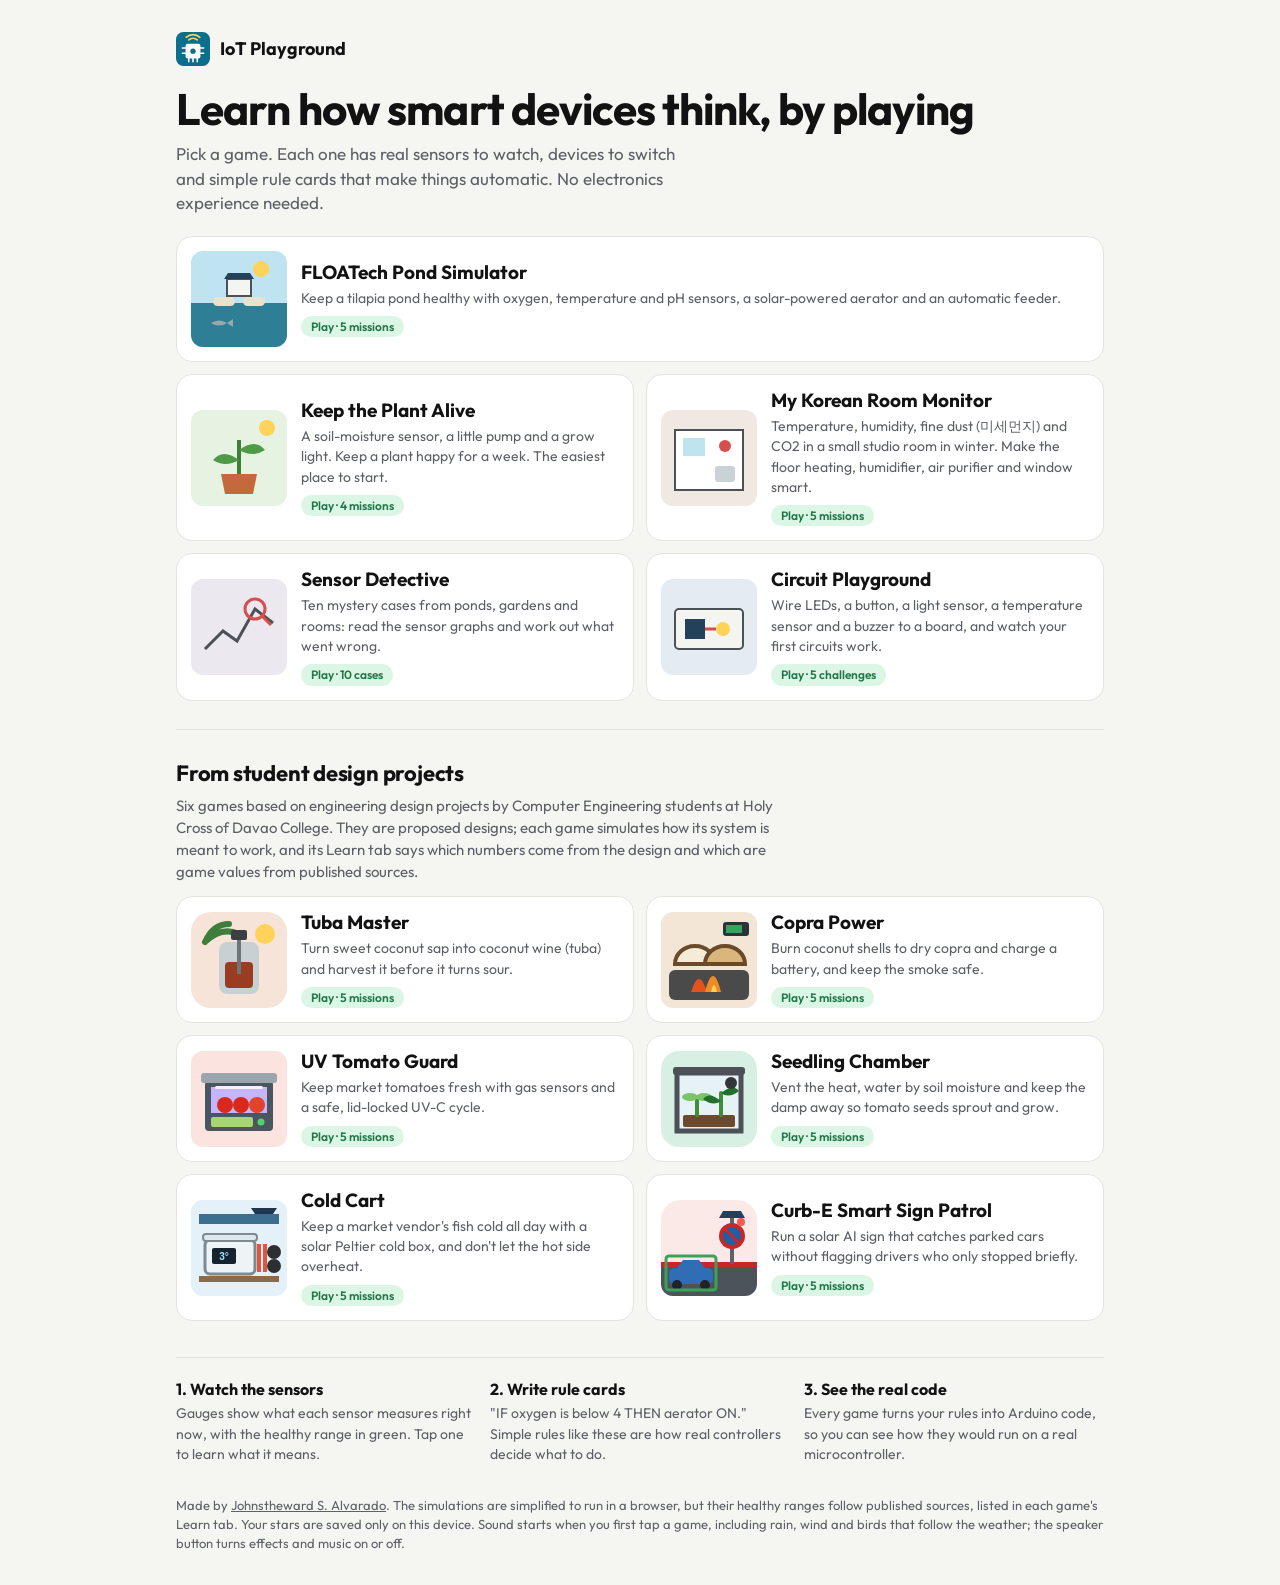
<file: index.html>
<!DOCTYPE html>
<html lang="en">
<head>
  <meta charset="UTF-8">
  <meta name="viewport" content="width=device-width, initial-scale=1, viewport-fit=cover">
  <title>IoT Playground · Learn sensors and automation by playing</title>
  <meta name="description" content="Browser games that teach how sensors, microcontrollers and automation work, no electronics experience needed.">
  <meta name="theme-color" content="#f5f5f2">
  <link rel="icon" href="icon.svg" type="image/svg+xml">
  <link rel="preconnect" href="https://fonts.googleapis.com">
  <link rel="preconnect" href="https://fonts.gstatic.com" crossorigin>
  <link href="https://fonts.googleapis.com/css2?family=Outfit:wght@400;500;600;700&display=swap" rel="stylesheet">
  <link rel="stylesheet" href="style.css">
</head>
<body>
  <main class="wrap">
    <!-- ============ HEADER ============ -->
    <header class="hub-head">
      <div class="hub-mark"><img src="icon.svg" alt="" width="34" height="34"> IoT Playground</div>
      <h1>Learn how smart devices think, by playing</h1>
      <p>Pick a game. Each one has real sensors to watch, devices to switch and simple rule cards that make things
        automatic. No electronics experience needed.</p>
    </header>

    <!-- ============ GAMES ============ -->
    <section class="games" aria-label="Games">
      <a class="game" href="pond.html">
        <svg viewBox="0 0 96 96" aria-hidden="true"><rect width="96" height="96" fill="#bfe3f0"/><rect y="52" width="96" height="44" fill="#2e7f95"/><rect x="22" y="46" width="22" height="9" rx="4.5" fill="#e9e2cf"/><rect x="52" y="46" width="22" height="9" rx="4.5" fill="#e9e2cf"/><rect x="36" y="28" width="24" height="17" fill="#f4f4f0" stroke="#4b5156" stroke-width="2"/><path d="M33 28 L37 22 H59 L63 28 Z" fill="#23415a"/><path d="M20 72 q8 -5 16 0 q-8 5 -16 0 z M36 72 l6 -4 v8 z" fill="#9aa7ab"/><circle cx="70" cy="18" r="8" fill="#ffd25a"/></svg>
        <div><h2>FLOATech Pond Simulator</h2><p>Keep a tilapia pond healthy with oxygen, temperature and pH sensors, a solar-powered aerator and an automatic feeder.</p><span class="tag">Play · 5 missions</span></div>
      </a>
      <a class="game" href="plant.html">
        <svg viewBox="0 0 96 96" aria-hidden="true"><rect width="96" height="96" fill="#e6f3e2"/><path d="M48 66 V30" stroke="#3f7f3a" stroke-width="4"/><path d="M48 50 q-16 -12 -26 0 q12 8 26 0 z M48 40 q16 -12 26 0 q-12 8 -26 0 z" fill="#4f9a46"/><path d="M30 64 H66 L62 84 H34 Z" fill="#c4693d"/><circle cx="76" cy="18" r="8" fill="#ffd25a"/></svg>
        <div><h2>Keep the Plant Alive</h2><p>A soil-moisture sensor, a little pump and a grow light. Keep a plant happy for a week. The easiest place to start.</p><span class="tag">Play · 4 missions</span></div>
      </a>
      <a class="game" href="room.html">
        <svg viewBox="0 0 96 96" aria-hidden="true"><rect width="96" height="96" fill="#efe9e1"/><rect x="14" y="20" width="68" height="60" fill="#ffffff" stroke="#4b5156" stroke-width="2"/><rect x="22" y="28" width="22" height="18" fill="#bfe3f0"/><rect x="54" y="56" width="20" height="16" rx="3" fill="#c9d2d6"/><circle cx="64" cy="36" r="6" fill="#d64f4f"/></svg>
        <div><h2>My Korean Room Monitor</h2><p>Temperature, humidity, fine dust (미세먼지) and CO2 in a small studio room in winter. Make the floor heating, humidifier, air purifier and window smart.</p><span class="tag">Play · 5 missions</span></div>
      </a>
      <a class="game" href="detective.html">
        <svg viewBox="0 0 96 96" aria-hidden="true"><rect width="96" height="96" fill="#ece8f0"/><path d="M14 70 L32 52 L46 62 L64 30 L82 44" fill="none" stroke="#4b5156" stroke-width="3"/><circle cx="64" cy="30" r="10" fill="none" stroke="#d64f4f" stroke-width="3"/><path d="M71 37 L80 46" stroke="#d64f4f" stroke-width="3"/></svg>
        <div><h2>Sensor Detective</h2><p>Ten mystery cases from ponds, gardens and rooms: read the sensor graphs and work out what went wrong.</p><span class="tag">Play · 10 cases</span></div>
      </a>
      <a class="game" href="circuit.html">
        <svg viewBox="0 0 96 96" aria-hidden="true"><rect width="96" height="96" fill="#e4ecf2"/><rect x="14" y="30" width="68" height="40" rx="4" fill="#f4f4f0" stroke="#4b5156" stroke-width="2"/><rect x="24" y="40" width="20" height="20" fill="#23415a"/><circle cx="62" cy="50" r="7" fill="#ffd25a"/><path d="M44 50 H55" stroke="#d64f4f" stroke-width="3"/></svg>
        <div><h2>Circuit Playground</h2><p>Wire LEDs, a button, a light sensor, a temperature sensor and a buzzer to a board, and watch your first circuits work.</p><span class="tag">Play · 5 challenges</span></div>
      </a>
    </section>

    <!-- ============ FROM STUDENT DESIGN PROJECTS ============ -->
    <section class="projects" aria-labelledby="projects-title">
      <h2 id="projects-title">From student design projects</h2>
      <p>Six games based on engineering design projects by Computer Engineering students at Holy Cross of Davao College.
        They are proposed designs; each game simulates how its system is meant to work, and its Learn tab says which numbers
        come from the design and which are game values from published sources.</p>
      <div class="games">
      <a class="game" href="tuba.html"><svg viewBox="0 0 96 96" aria-hidden="true"><rect width="96" height="96" rx="20" fill="#f6e4d8"/><circle cx="74" cy="22" r="10" fill="#ffd25a"/><path d="M14 30 Q30 14 48 22 M14 30 Q22 12 38 12" stroke="#3f7d3a" stroke-width="6" fill="none" stroke-linecap="round"/><rect x="28" y="30" width="40" height="52" rx="8" fill="#c9d0d4"/><rect x="34" y="50" width="28" height="26" rx="4" fill="#9a3b22"/><rect x="46" y="22" width="4" height="40" fill="#6d757b"/><rect x="40" y="18" width="16" height="10" rx="2" fill="#3a3f44"/></svg><div><h2>Tuba Master</h2><p>Turn sweet coconut sap into coconut wine (tuba) and harvest it before it turns sour.</p><span class="tag">Play · 5 missions</span></div></a>
      <a class="game" href="copra.html"><svg viewBox="0 0 96 96" aria-hidden="true"><rect width="96" height="96" fill="#f3e6d6"/><rect x="8" y="58" width="80" height="30" rx="6" fill="#4a4a4a"/><path d="M30 80 Q38 54 46 80 Z" fill="#e2531f"/><path d="M44 80 Q52 48 60 80 Z" fill="#f08a24"/><path d="M50 80 Q53 66 56 80 Z" fill="#ffd25a"/><path d="M14 52 a20 18 0 0 1 40 0 Z" fill="#f4ecd8" stroke="#6b4a2a" stroke-width="4"/><path d="M44 52 a20 18 0 0 1 40 0 Z" fill="#d9b77c" stroke="#6b4a2a" stroke-width="4"/><rect x="62" y="10" width="26" height="14" rx="3" fill="#2c3338"/><rect x="65" y="13" width="16" height="8" fill="#3aa35b"/></svg><div><h2>Copra Power</h2><p>Burn coconut shells to dry copra and charge a battery, and keep the smoke safe.</p><span class="tag">Play · 5 missions</span></div></a>
      <a class="game" href="tomato.html"><svg viewBox="0 0 96 96" aria-hidden="true"><rect width="96" height="96" fill="#fbe4df"/><rect x="14" y="30" width="68" height="50" rx="4" fill="#4b5560"/><rect x="20" y="36" width="56" height="26" fill="#c4b5fd"/><rect x="10" y="22" width="76" height="10" rx="3" fill="#9aa5ae"/><rect x="24" y="35" width="48" height="3" rx="1.5" fill="#f5f0ff"/><circle cx="34" cy="54" r="8" fill="#d9281c"/><circle cx="50" cy="54" r="8" fill="#d9281c"/><circle cx="66" cy="54" r="8" fill="#e0452c"/><rect x="20" y="66" width="42" height="10" rx="2" fill="#a5d66f"/><circle cx="70" cy="71" r="3.5" fill="#4fd463"/></svg><div><h2>UV Tomato Guard</h2><p>Keep market tomatoes fresh with gas sensors and a safe, lid-locked UV-C cycle.</p><span class="tag">Play · 5 missions</span></div></a>
      <a class="game" href="seedling.html"><svg viewBox="0 0 96 96" aria-hidden="true"><rect x="0" y="0" width="96" height="96" rx="18" fill="#d8efe4"/><rect x="16" y="22" width="64" height="58" fill="#e6f2f6" stroke="#4b5156" stroke-width="5"/><rect x="12" y="16" width="72" height="8" rx="3" fill="#4b5156"/><rect x="22" y="64" width="52" height="12" rx="2" fill="#6b4a2e"/><path d="M36 64 V46 M60 64 V42" stroke="#3f8f3a" stroke-width="4" stroke-linecap="round"/><ellipse cx="29" cy="46" rx="8" ry="4" fill="#7cc46a"/><ellipse cx="43" cy="46" rx="8" ry="4" fill="#7cc46a"/><path d="M60 42 q12 -10 18 -2 q-10 8 -18 2 z M60 50 q-12 -10 -18 -2 q10 8 18 2 z" fill="#22702b"/><circle cx="70" cy="32" r="6" fill="#33373a"/></svg><div><h2>Seedling Chamber</h2><p>Vent the heat, water by soil moisture and keep the damp away so tomato seeds sprout and grow.</p><span class="tag">Play · 5 missions</span></div></a>
      <a class="game" href="coldbox.html"><svg viewBox="0 0 96 96" aria-hidden="true"><rect width="96" height="96" fill="#e4f1f8"/><rect x="8" y="14" width="80" height="10" fill="#3a6f8f"/><path d="M60 8 H86 L82 14 H64 Z" fill="#1f3550"/><rect x="14" y="40" width="50" height="34" rx="5" fill="#eef3f6" stroke="#7c8a94" stroke-width="3"/><rect x="12" y="34" width="54" height="7" rx="3" fill="#dfe7ec" stroke="#7c8a94" stroke-width="2"/><rect x="21" y="48" width="24" height="16" rx="2" fill="#14232f"/><text x="33" y="60" text-anchor="middle" font-size="10" font-weight="700" fill="#9fe3ff" font-family="sans-serif">3°</text><rect x="66" y="44" width="4" height="28" fill="#e2553c"/><rect x="72" y="44" width="4" height="28" fill="#e2553c"/><circle cx="83" cy="52" r="7" fill="#2b2f33"/><circle cx="83" cy="66" r="7" fill="#2b2f33"/><rect x="8" y="76" width="80" height="6" fill="#8a6a4a"/></svg><div><h2>Cold Cart</h2><p>Keep a market vendor's fish cold all day with a solar Peltier cold box, and don't let the hot side overheat.</p><span class="tag">Play · 5 missions</span></div></a>
      <a class="game" href="curbe.html"><svg viewBox="0 0 96 96" aria-hidden="true"><rect width="96" height="96" rx="20" fill="#fbe9e7"/><rect x="0" y="66" width="96" height="30" fill="#4c5359"/><rect x="0" y="62" width="96" height="5" fill="#c62828"/><path d="M58 18 L84 18 L80 11 L62 11 Z" fill="#23415a"/><rect x="69" y="18" width="4" height="46" fill="#5b6268"/><circle cx="71" cy="36" r="13" fill="#c62828"/><circle cx="71" cy="36" r="9" fill="#1f5fa8"/><path d="M64 29 L78 43" stroke="#c62828" stroke-width="3"/><circle cx="80" cy="22" r="4" fill="#ff5a4f"/><rect x="8" y="68" width="44" height="16" rx="5" fill="#2f6db5"/><path d="M16 68 L22 60 H38 L44 68 Z" fill="#2f6db5"/><circle cx="16" cy="85" r="5" fill="#1d2328"/><circle cx="44" cy="85" r="5" fill="#1d2328"/><rect x="5" y="56" width="50" height="34" rx="3" fill="none" stroke="#3aa35b" stroke-width="3"/></svg><div><h2>Curb-E Smart Sign Patrol</h2><p>Run a solar AI sign that catches parked cars without flagging drivers who only stopped briefly.</p><span class="tag">Play · 5 missions</span></div></a>
      </div>
    </section>

    <!-- ============ HOW IT WORKS ============ -->
    <section class="how" aria-label="How the games work">
      <div><h3>1. Watch the sensors</h3><p>Gauges show what each sensor measures right now, with the healthy range in green. Tap one to learn what it means.</p></div>
      <div><h3>2. Write rule cards</h3><p>"IF oxygen is below 4 THEN aerator ON." Simple rules like these are how real controllers decide what to do.</p></div>
      <div><h3>3. See the real code</h3><p>Every game turns your rules into Arduino code, so you can see how they would run on a real microcontroller.</p></div>
    </section>

    <p class="foot">Made by <a href="https://jsalvarado.github.io">Johnstheward S. Alvarado</a>. The simulations are simplified to run in a browser, but their healthy ranges follow published sources, listed in each game's Learn tab. Your stars are saved only on this device. Sound starts when you first tap a game, including rain, wind and birds that follow the weather; the speaker button turns effects and music on or off.</p>
  </main>
</body>
</html>
</file>
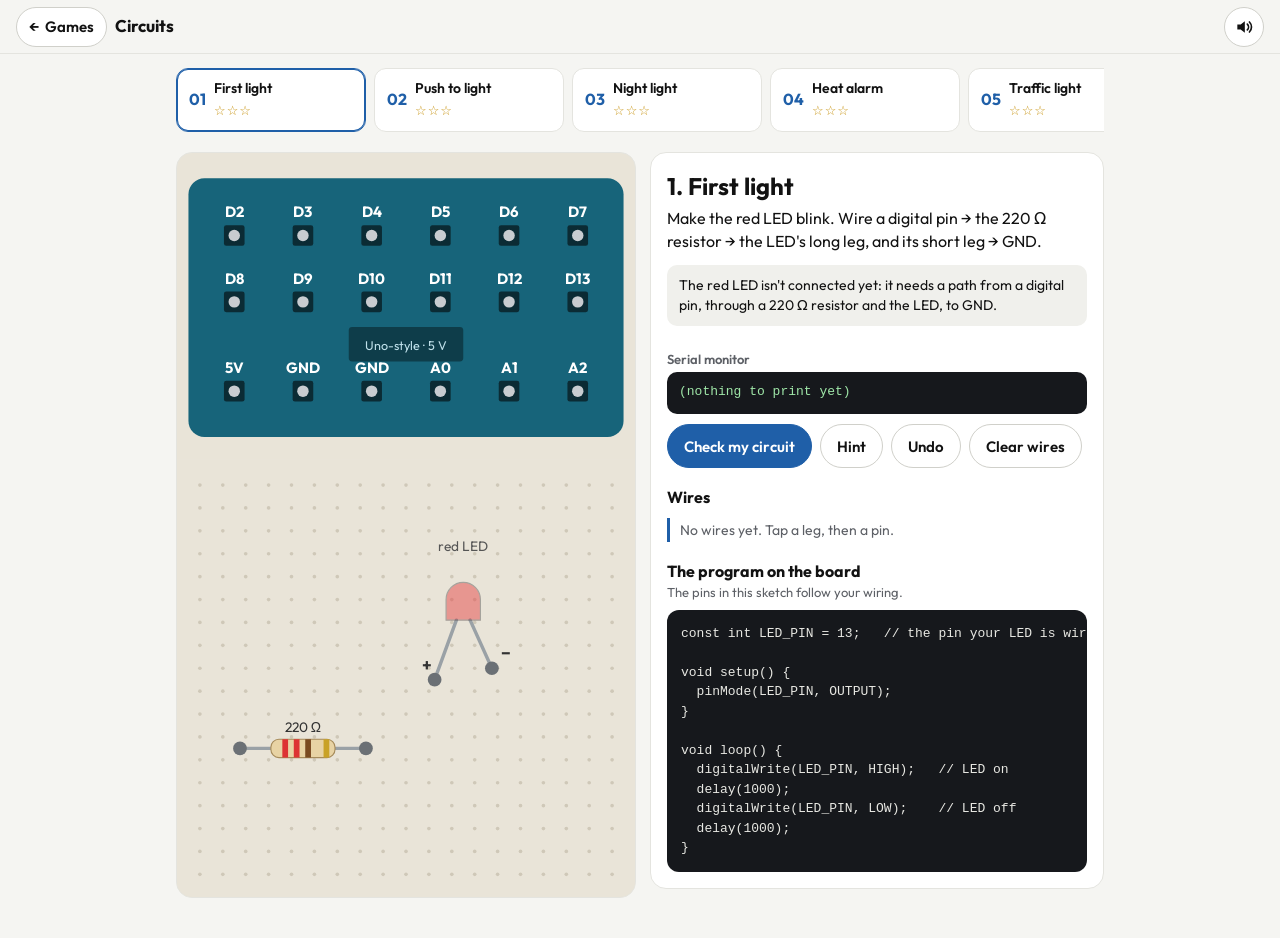
<file: circuit.html>
<!DOCTYPE html>
<html lang="en">
<head>
  <meta charset="UTF-8">
  <meta name="viewport" content="width=device-width, initial-scale=1, viewport-fit=cover">
  <title>Circuit Playground · IoT Playground</title>
  <meta name="description" content="Wire LEDs, a button, a light sensor, a temperature sensor and a buzzer to a board, and see your first circuits work.">
  <meta name="theme-color" content="#f5f5f2">
  <link rel="icon" href="icon.svg" type="image/svg+xml">
  <link rel="preconnect" href="https://fonts.googleapis.com">
  <link rel="preconnect" href="https://fonts.gstatic.com" crossorigin>
  <link href="https://fonts.googleapis.com/css2?family=Outfit:wght@400;500;600;700&display=swap" rel="stylesheet">
  <link rel="stylesheet" href="style.css">
</head>
<body data-game="circuit">
  <noscript><p class="wrap">This game needs JavaScript. Please turn it on in your browser.</p></noscript>
  <script src="engine.js"></script>
  <script src="sound.js"></script>
  <script src="models/circuit.js"></script>
  <script src="circuit.js"></script>
</body>
</html>
</file>
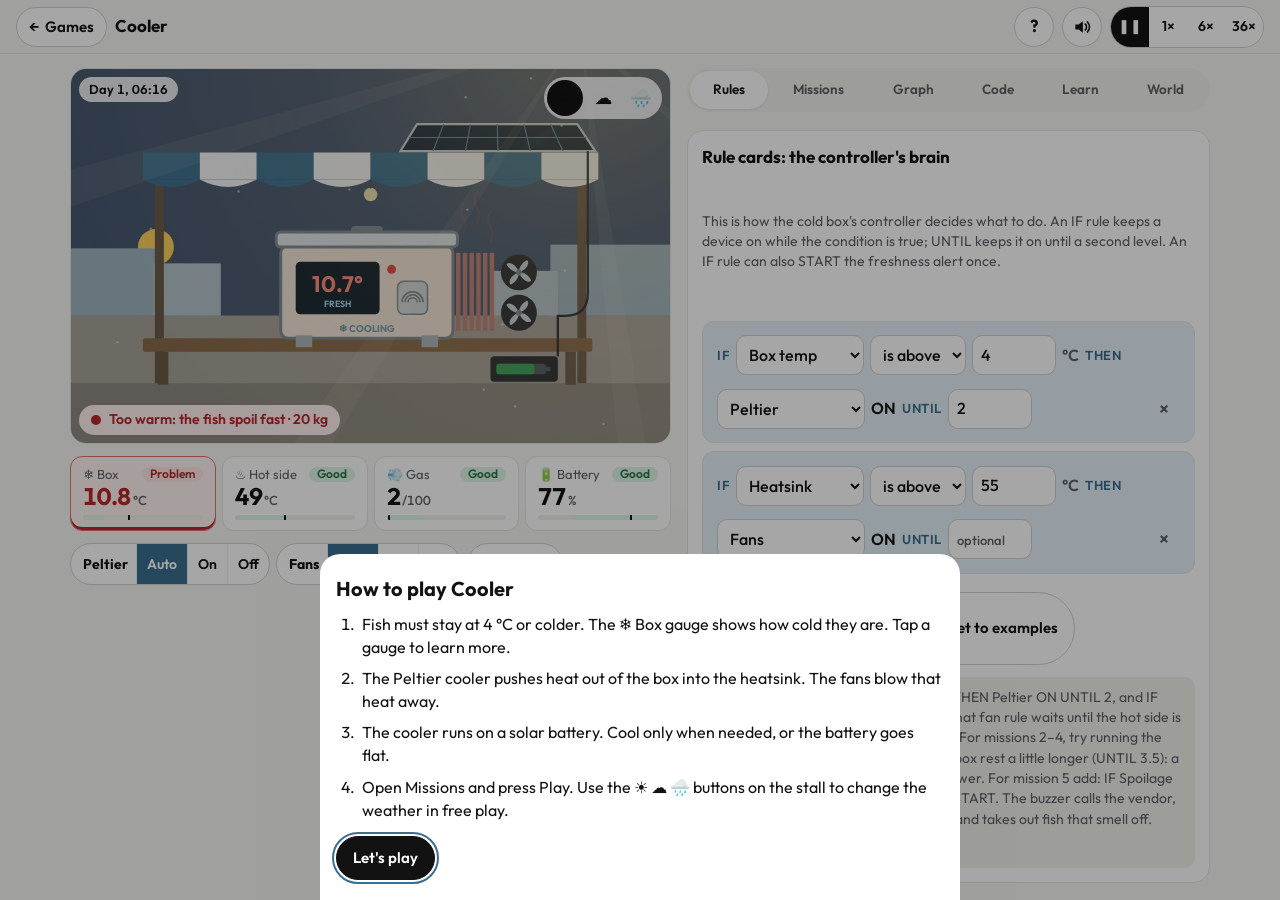
<file: coldbox.html>
<!DOCTYPE html>
<html lang="en">
<head>
  <meta charset="UTF-8">
  <meta name="viewport" content="width=device-width, initial-scale=1, viewport-fit=cover">
  <title>Cold Cart: SPARC Solar Cold Box · IoT Playground</title>
  <meta name="description" content="Keep a market vendor's fish cold all day with a solar-powered Peltier cold box, sensors and rule cards.">
  <meta name="theme-color" content="#f5f5f2">
  <link rel="icon" href="icon.svg" type="image/svg+xml">
  <link rel="preconnect" href="https://fonts.googleapis.com">
  <link rel="preconnect" href="https://fonts.gstatic.com" crossorigin>
  <link href="https://fonts.googleapis.com/css2?family=Outfit:wght@400;500;600;700&display=swap" rel="stylesheet">
  <link rel="stylesheet" href="style.css">
</head>
<body data-game="coldbox">
  <noscript><p class="wrap">This game needs JavaScript. Please turn it on in your browser.</p></noscript>
  <script src="engine.js"></script>
  <script src="sound.js"></script>
  <script src="weather.js"></script>
  <script src="models/coldbox.js"></script>
  <script src="ui.js"></script>
  <script src="games/coldbox.js"></script>
</body>
</html>
</file>
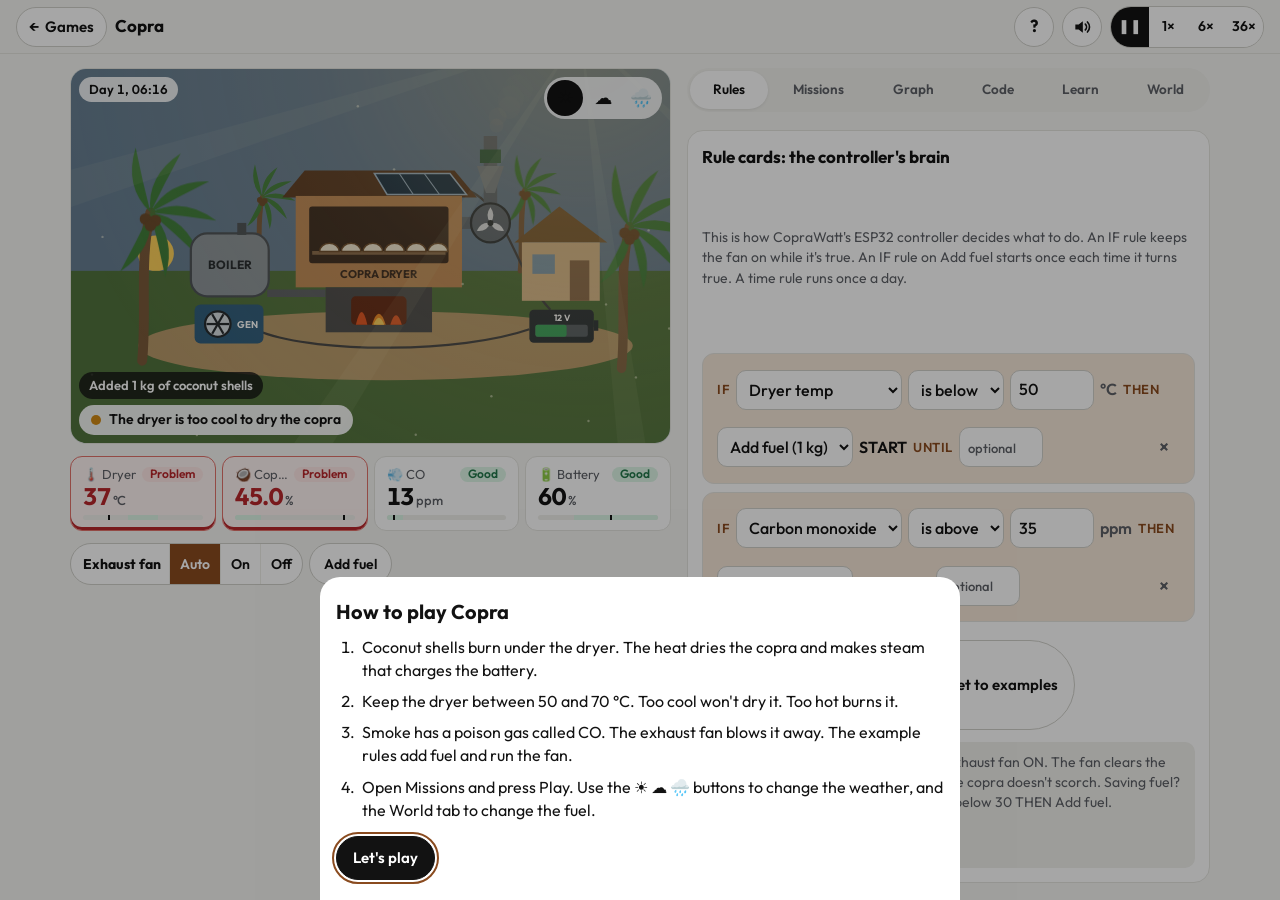
<file: copra.html>
<!DOCTYPE html>
<html lang="en">
<head>
  <meta charset="UTF-8">
  <meta name="viewport" content="width=device-width, initial-scale=1, viewport-fit=cover">
  <title>Copra Power (CopraWatt) · IoT Playground</title>
  <meta name="description" content="Run a coconut-farm biomass dryer with sensors and rule cards: dry the copra, keep the smoke safe and charge the battery.">
  <meta name="theme-color" content="#f5f5f2">
  <link rel="icon" href="icon.svg" type="image/svg+xml">
  <link rel="preconnect" href="https://fonts.googleapis.com">
  <link rel="preconnect" href="https://fonts.gstatic.com" crossorigin>
  <link href="https://fonts.googleapis.com/css2?family=Outfit:wght@400;500;600;700&display=swap" rel="stylesheet">
  <link rel="stylesheet" href="style.css">
</head>
<body data-game="copra">
  <noscript><p class="wrap">This game needs JavaScript. Please turn it on in your browser.</p></noscript>
  <script src="engine.js"></script>
  <script src="sound.js"></script>
  <script src="weather.js"></script>
  <script src="models/copra.js"></script>
  <script src="ui.js"></script>
  <script src="games/copra.js"></script>
</body>
</html>
</file>
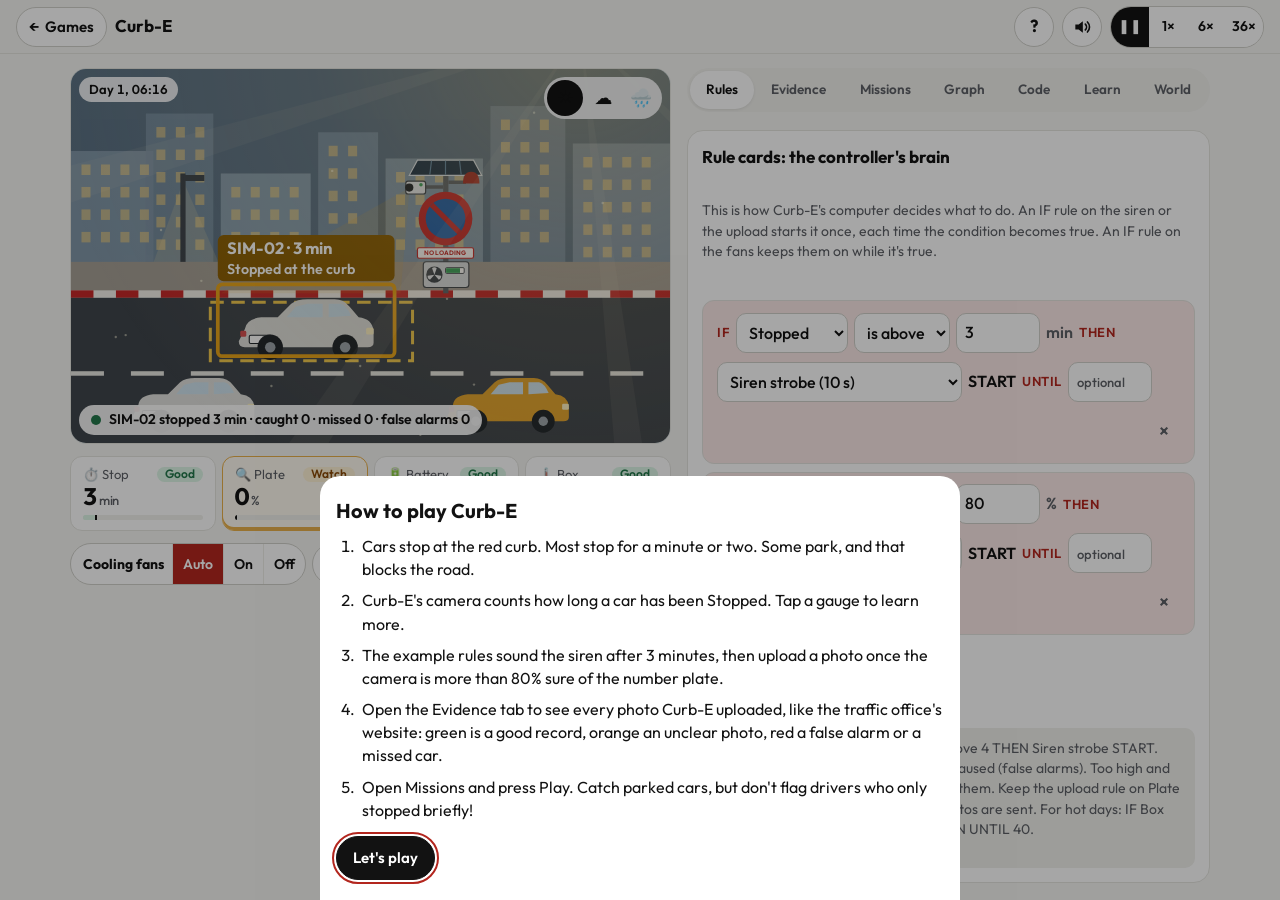
<file: curbe.html>
<!DOCTYPE html>
<html lang="en">
<head>
  <meta charset="UTF-8">
  <meta name="viewport" content="width=device-width, initial-scale=1, viewport-fit=cover">
  <title>Curb-E Smart Sign Patrol · IoT Playground</title>
  <meta name="description" content="Run a solar-powered AI smart sign at a No Parking zone: catch parked cars with rule cards, without false alarms on drivers who only stopped briefly.">
  <meta name="theme-color" content="#f5f5f2">
  <link rel="icon" href="icon.svg" type="image/svg+xml">
  <link rel="preconnect" href="https://fonts.googleapis.com">
  <link rel="preconnect" href="https://fonts.gstatic.com" crossorigin>
  <link href="https://fonts.googleapis.com/css2?family=Outfit:wght@400;500;600;700&display=swap" rel="stylesheet">
  <link rel="stylesheet" href="style.css">
</head>
<body data-game="curbe">
  <noscript><p class="wrap">This game needs JavaScript. Please turn it on in your browser.</p></noscript>
  <script src="engine.js"></script>
  <script src="sound.js"></script>
  <script src="weather.js"></script>
  <script src="models/curbe.js"></script>
  <script src="ui.js"></script>
  <script src="games/curbe.js"></script>
</body>
</html>
</file>
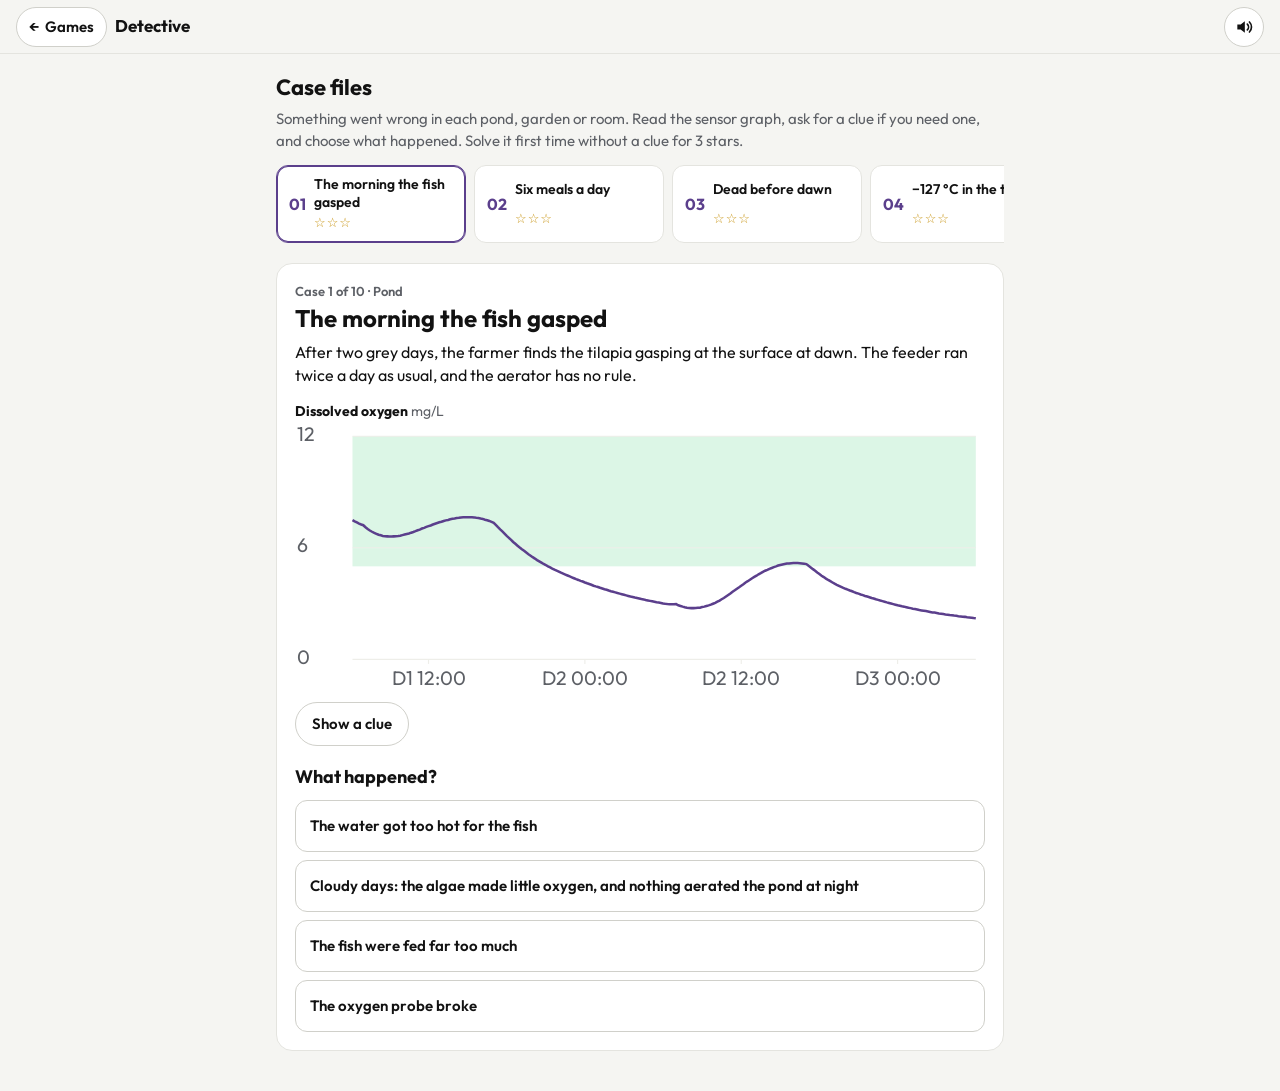
<file: detective.html>
<!DOCTYPE html>
<html lang="en">
<head>
  <meta charset="UTF-8">
  <meta name="viewport" content="width=device-width, initial-scale=1, viewport-fit=cover">
  <title>Sensor Detective · IoT Playground</title>
  <meta name="description" content="Ten mystery cases: read real-looking sensor graphs from a fish pond, a garden and a room, and find what went wrong.">
  <meta name="theme-color" content="#f5f5f2">
  <link rel="icon" href="icon.svg" type="image/svg+xml">
  <link rel="preconnect" href="https://fonts.googleapis.com">
  <link rel="preconnect" href="https://fonts.gstatic.com" crossorigin>
  <link href="https://fonts.googleapis.com/css2?family=Outfit:wght@400;500;600;700&display=swap" rel="stylesheet">
  <link rel="stylesheet" href="style.css">
</head>
<body data-game="detective">
  <noscript><p class="wrap">This game needs JavaScript. Please turn it on in your browser.</p></noscript>
  <script src="engine.js"></script>
  <script src="sound.js"></script>
  <script src="models/pond.js"></script>
  <script src="models/plant.js"></script>
  <script src="models/room.js"></script>
  <script src="models/cases.js"></script>
  <script src="detective.js"></script>
</body>
</html>
</file>
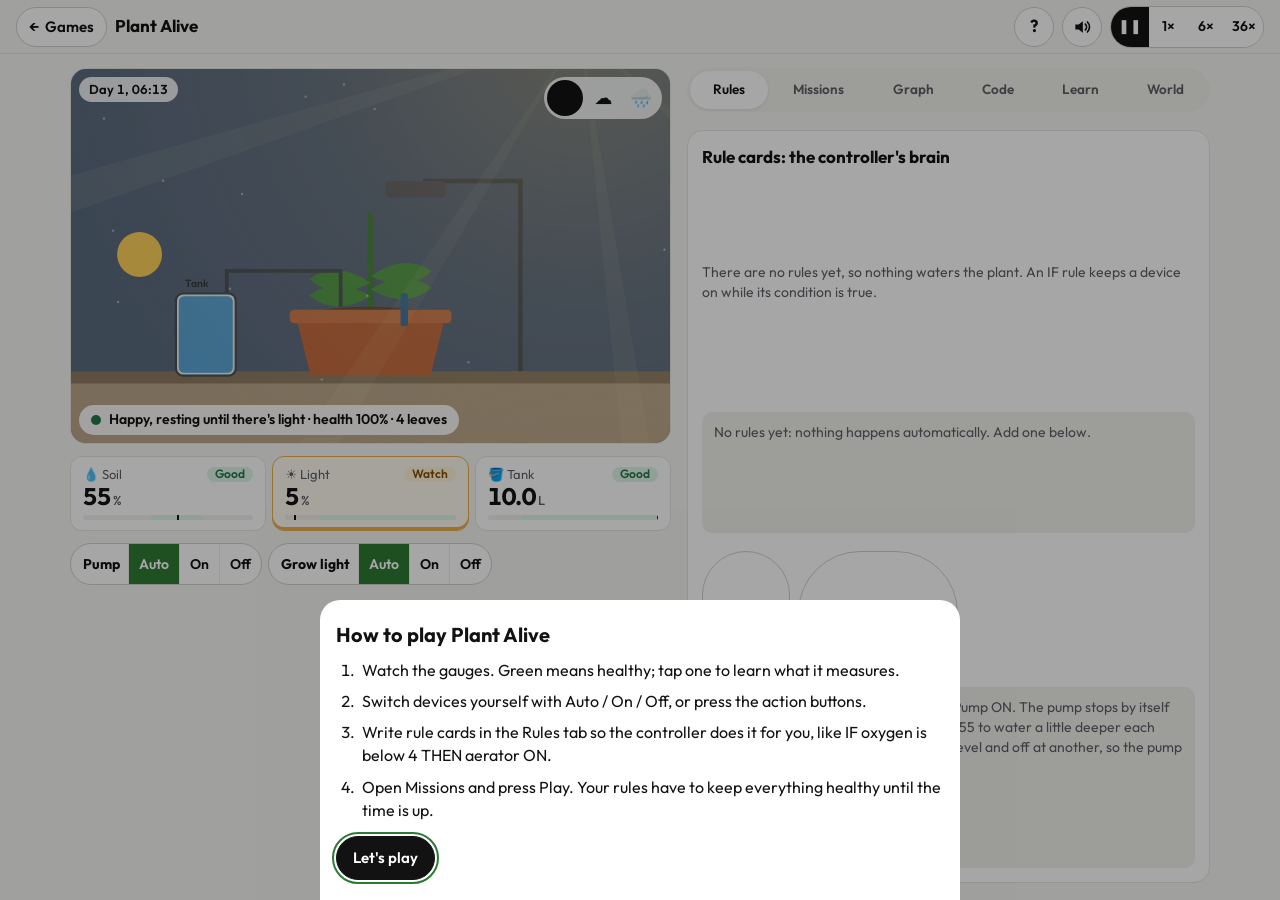
<file: plant.html>
<!DOCTYPE html>
<html lang="en">
<head>
  <meta charset="UTF-8">
  <meta name="viewport" content="width=device-width, initial-scale=1, viewport-fit=cover">
  <title>Keep the Plant Alive · IoT Playground</title>
  <meta name="description" content="Keep a virtual plant alive for a week with a soil-moisture sensor, a pump and a grow light.">
  <meta name="theme-color" content="#f5f5f2">
  <link rel="icon" href="icon.svg" type="image/svg+xml">
  <link rel="preconnect" href="https://fonts.googleapis.com">
  <link rel="preconnect" href="https://fonts.gstatic.com" crossorigin>
  <link href="https://fonts.googleapis.com/css2?family=Outfit:wght@400;500;600;700&display=swap" rel="stylesheet">
  <link rel="stylesheet" href="style.css">
</head>
<body data-game="plant">
  <noscript><p class="wrap">This game needs JavaScript. Please turn it on in your browser.</p></noscript>
  <script src="engine.js"></script>
  <script src="sound.js"></script>
  <script src="weather.js"></script>
  <script src="models/plant.js"></script>
  <script src="ui.js"></script>
  <script src="games/plant.js"></script>
</body>
</html>
</file>
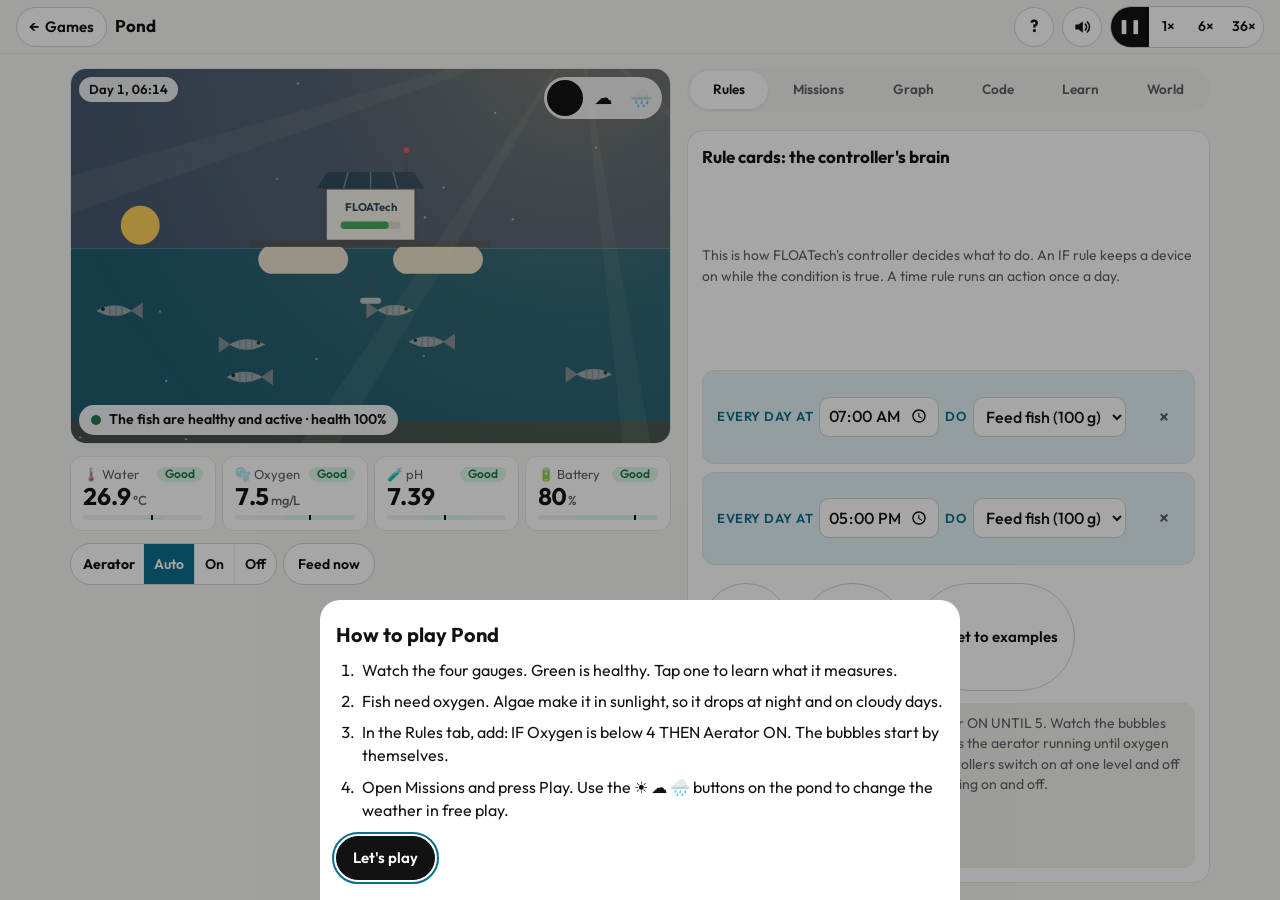
<file: pond.html>
<!DOCTYPE html>
<html lang="en">
<head>
  <meta charset="UTF-8">
  <meta name="viewport" content="width=device-width, initial-scale=1, viewport-fit=cover">
  <title>FLOATech Pond Simulator · IoT Playground</title>
  <meta name="description" content="Keep a virtual tilapia pond healthy with sensors and rule cards, like a real IoT fish-farm controller.">
  <meta name="theme-color" content="#f5f5f2">
  <link rel="icon" href="icon.svg" type="image/svg+xml">
  <link rel="preconnect" href="https://fonts.googleapis.com">
  <link rel="preconnect" href="https://fonts.gstatic.com" crossorigin>
  <link href="https://fonts.googleapis.com/css2?family=Outfit:wght@400;500;600;700&display=swap" rel="stylesheet">
  <link rel="stylesheet" href="style.css">
</head>
<body data-game="pond">
  <noscript><p class="wrap">This game needs JavaScript. Please turn it on in your browser.</p></noscript>
  <script src="engine.js"></script>
  <script src="sound.js"></script>
  <script src="weather.js"></script>
  <script src="models/pond.js"></script>
  <script src="ui.js"></script>
  <script src="games/pond.js"></script>
</body>
</html>
</file>
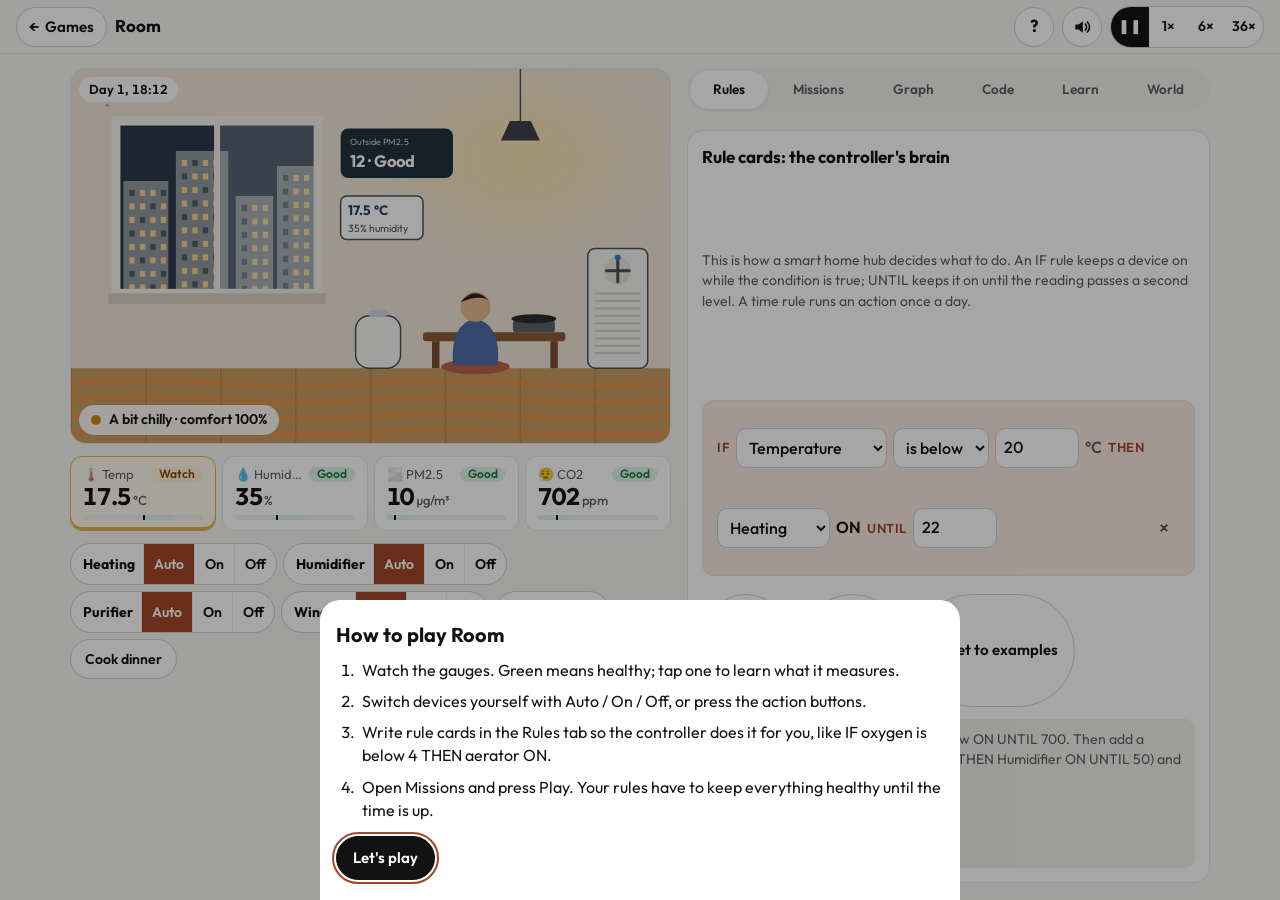
<file: room.html>
<!DOCTYPE html>
<html lang="en">
<head>
  <meta charset="UTF-8">
  <meta name="viewport" content="width=device-width, initial-scale=1, viewport-fit=cover">
  <title>My Korean Room Monitor · IoT Playground</title>
  <meta name="description" content="Keep a small Korean studio room warm, fresh and free of fine dust with temperature, humidity, PM2.5 and CO2 sensors.">
  <meta name="theme-color" content="#f5f5f2">
  <link rel="icon" href="icon.svg" type="image/svg+xml">
  <link rel="preconnect" href="https://fonts.googleapis.com">
  <link rel="preconnect" href="https://fonts.gstatic.com" crossorigin>
  <link href="https://fonts.googleapis.com/css2?family=Outfit:wght@400;500;600;700&display=swap" rel="stylesheet">
  <link rel="stylesheet" href="style.css">
</head>
<body data-game="room">
  <noscript><p class="wrap">This game needs JavaScript. Please turn it on in your browser.</p></noscript>
  <script src="engine.js"></script>
  <script src="sound.js"></script>
  <script src="weather.js"></script>
  <script src="models/room.js"></script>
  <script src="ui.js"></script>
  <script src="games/room.js"></script>
</body>
</html>
</file>
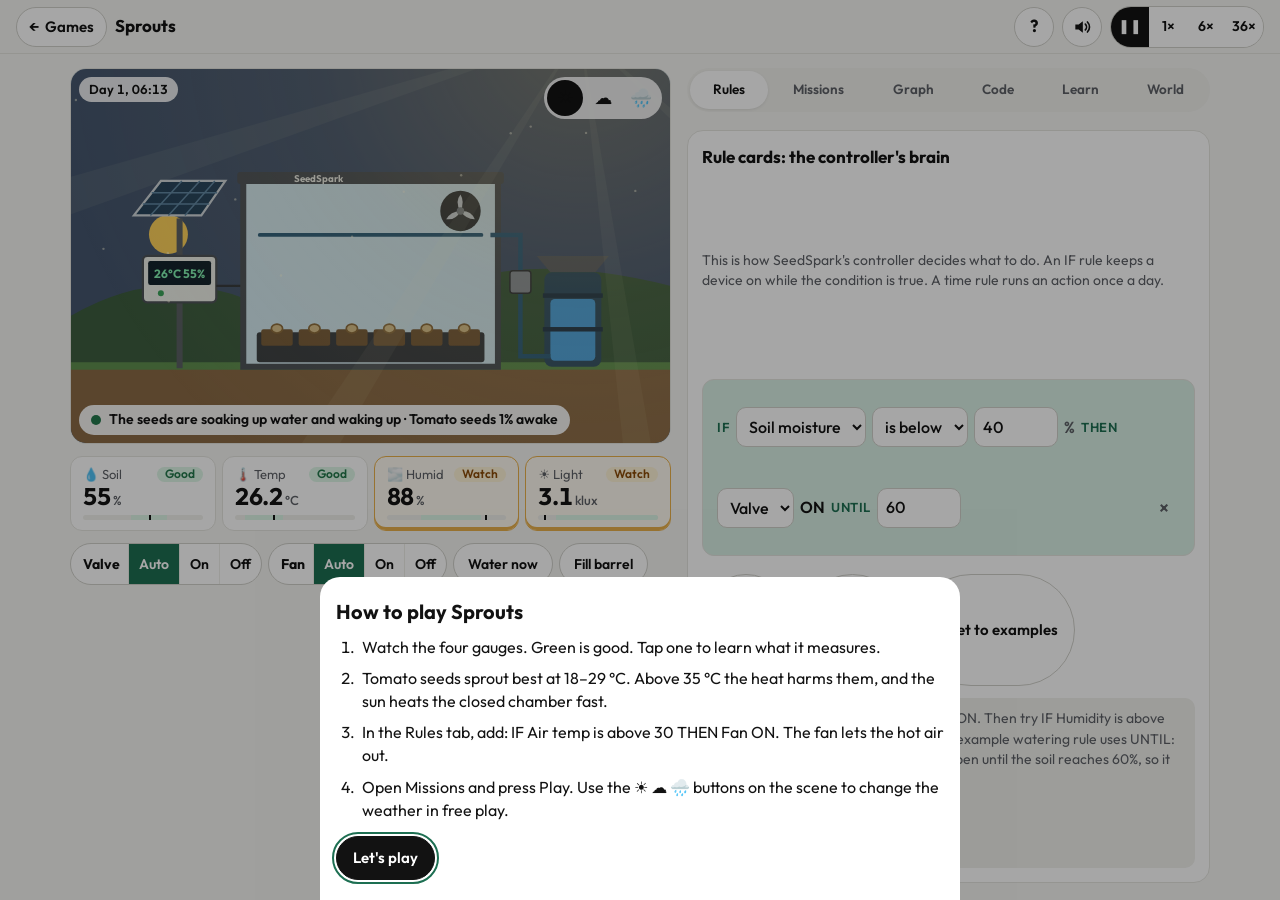
<file: seedling.html>
<!DOCTYPE html>
<html lang="en">
<head>
  <meta charset="UTF-8">
  <meta name="viewport" content="width=device-width, initial-scale=1, viewport-fit=cover">
  <title>Seedling Chamber · IoT Playground</title>
  <meta name="description" content="Raise tomato seedlings in a solar-powered chamber with sensors and rule cards: vent the heat, water by soil moisture and keep the damp away.">
  <meta name="theme-color" content="#f5f5f2">
  <link rel="icon" href="icon.svg" type="image/svg+xml">
  <link rel="preconnect" href="https://fonts.googleapis.com">
  <link rel="preconnect" href="https://fonts.gstatic.com" crossorigin>
  <link href="https://fonts.googleapis.com/css2?family=Outfit:wght@400;500;600;700&display=swap" rel="stylesheet">
  <link rel="stylesheet" href="style.css">
</head>
<body data-game="seedling">
  <noscript><p class="wrap">This game needs JavaScript. Please turn it on in your browser.</p></noscript>
  <script src="engine.js"></script>
  <script src="sound.js"></script>
  <script src="weather.js"></script>
  <script src="models/seedling.js"></script>
  <script src="ui.js"></script>
  <script src="games/seedling.js"></script>
</body>
</html>
</file>
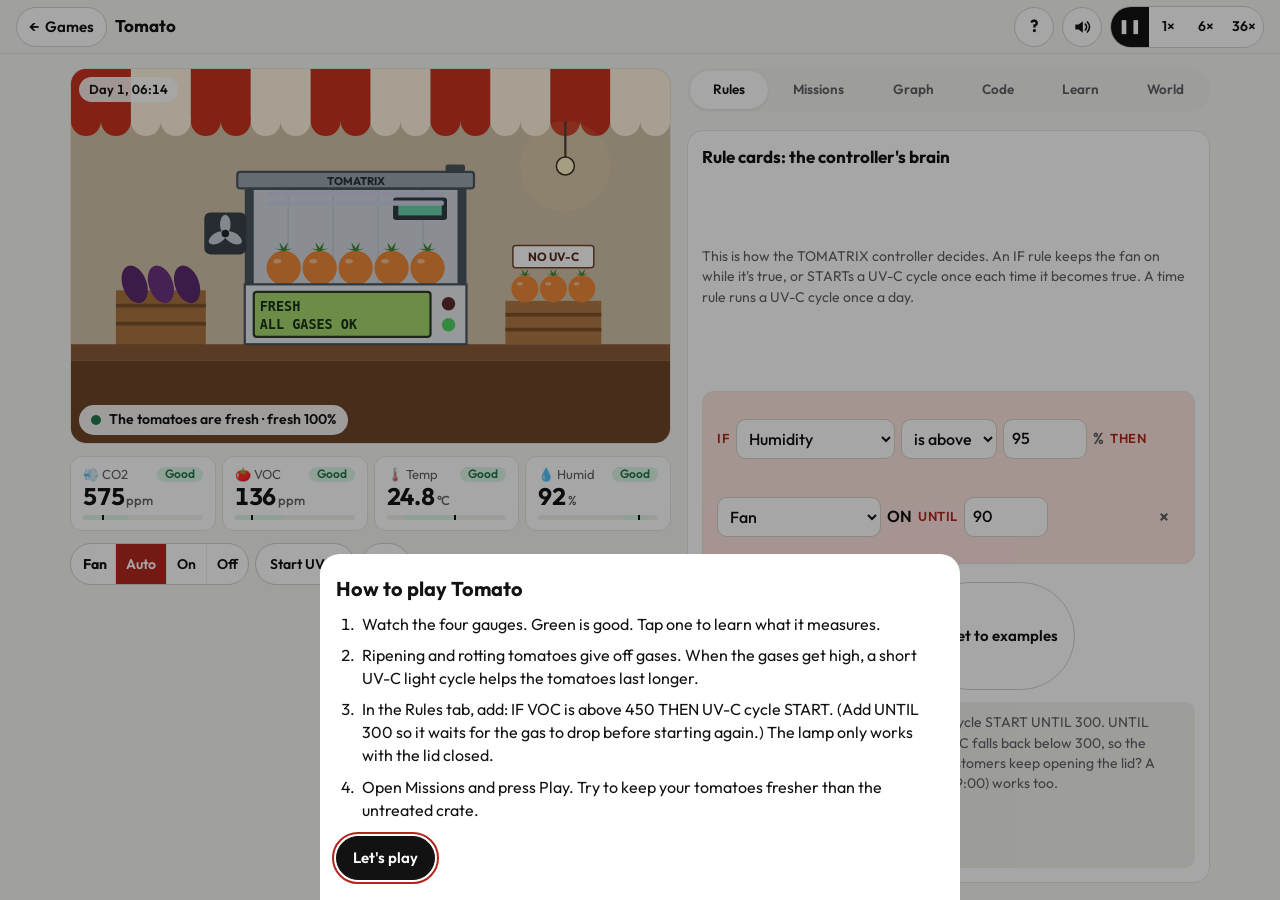
<file: tomato.html>
<!DOCTYPE html>
<html lang="en">
<head>
  <meta charset="UTF-8">
  <meta name="viewport" content="width=device-width, initial-scale=1, viewport-fit=cover">
  <title>UV Tomato Guard · IoT Playground</title>
  <meta name="description" content="Keep market tomatoes fresh with gas sensors, a fan and a safe UV-C cycle, like the TOMATRIX IoT box.">
  <meta name="theme-color" content="#f5f5f2">
  <link rel="icon" href="icon.svg" type="image/svg+xml">
  <link rel="preconnect" href="https://fonts.googleapis.com">
  <link rel="preconnect" href="https://fonts.gstatic.com" crossorigin>
  <link href="https://fonts.googleapis.com/css2?family=Outfit:wght@400;500;600;700&display=swap" rel="stylesheet">
  <link rel="stylesheet" href="style.css">
</head>
<body data-game="tomato">
  <noscript><p class="wrap">This game needs JavaScript. Please turn it on in your browser.</p></noscript>
  <script src="engine.js"></script>
  <script src="sound.js"></script>
  <script src="weather.js"></script>
  <script src="models/tomato.js"></script>
  <script src="ui.js"></script>
  <script src="games/tomato.js"></script>
</body>
</html>
</file>
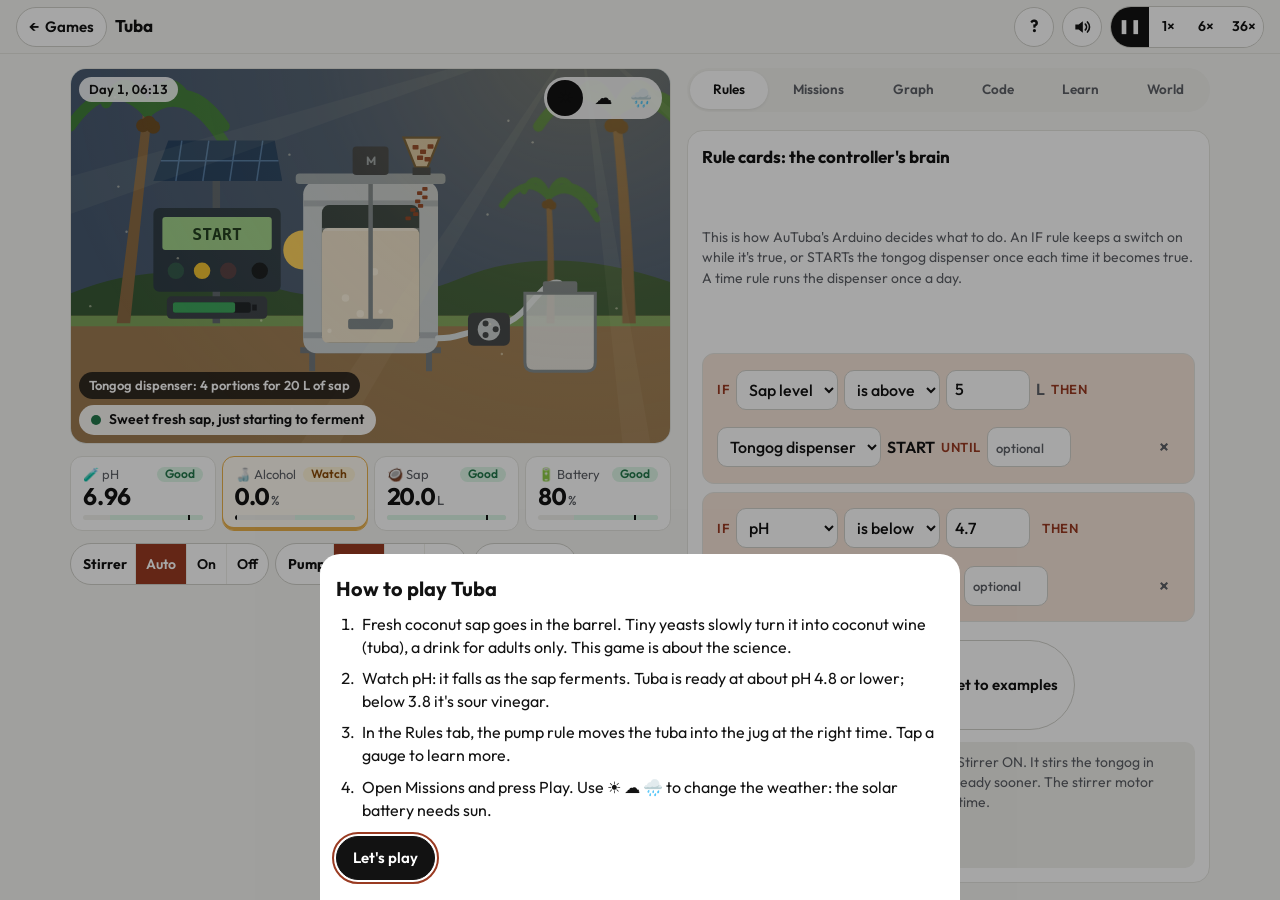
<file: tuba.html>
<!DOCTYPE html>
<html lang="en">
<head>
  <meta charset="UTF-8">
  <meta name="viewport" content="width=device-width, initial-scale=1, viewport-fit=cover">
  <title>Tuba Master · IoT Playground</title>
  <meta name="description" content="Turn sweet coconut sap into coconut wine (tuba) with a solar-powered fermentation barrel: watch the pH, harvest on time and keep the battery alive.">
  <meta name="theme-color" content="#f5f5f2">
  <link rel="icon" href="icon.svg" type="image/svg+xml">
  <link rel="preconnect" href="https://fonts.googleapis.com">
  <link rel="preconnect" href="https://fonts.gstatic.com" crossorigin>
  <link href="https://fonts.googleapis.com/css2?family=Outfit:wght@400;500;600;700&display=swap" rel="stylesheet">
  <link rel="stylesheet" href="style.css">
</head>
<body data-game="tuba">
  <noscript><p class="wrap">This game needs JavaScript. Please turn it on in your browser.</p></noscript>
  <script src="engine.js"></script>
  <script src="sound.js"></script>
  <script src="weather.js"></script>
  <script src="models/tuba.js"></script>
  <script src="ui.js"></script>
  <script src="games/tuba.js"></script>
</body>
</html>
</file>
<file: style.css>
/* ============ TOKENS: neutral screens, one accent per game (set on <body data-game>) ============ */
:root {
  --ground: #f5f5f2;
  --surface: #ffffff;
  --raised: #f0f0ec;
  --border: #e4e4df;
  --rule: #eeeee9;
  --control: #d0d0ca;
  --text: #121212;
  --muted: #5d6066;
  --primary: #121212;
  --accent: #0a6e8c;         /* replaced per game */
  --accent-soft: #e3f1f5;
  --good: #23784b; --good-bg: #dcf6e6;
  --warn: #8a4b08; --warn-bg: #fff3d6;
  --bad: #b8262b;  --bad-bg: #ffe8e6;
  --radius: 16px;
  --font: "Outfit", -apple-system, "Segoe UI", Roboto, system-ui, sans-serif;
  --pad: 16px;
}
body[data-game="pond"] { --accent: #0a6e8c; --accent-soft: #e3f1f5; }
body[data-game="plant"] { --accent: #2e7a34; --accent-soft: #e6f3e2; }
body[data-game="room"] { --accent: #a2482a; --accent-soft: #f7e9e2; }
body[data-game="detective"] { --accent: #5b3f8c; --accent-soft: #eee8f6; }
body[data-game="circuit"] { --accent: #1f5fa8; --accent-soft: #e4eef9; }

/* ============ BASE ============ */
* { box-sizing: border-box; }
html { -webkit-text-size-adjust: 100%; }
body { margin: 0; background: var(--ground); color: var(--text); font-family: var(--font); font-size: 16px; line-height: 1.45; }
button, input, select { font: inherit; color: inherit; }
button { cursor: pointer; }
p, h1, h2, h3 { margin: 0; }
a { color: inherit; }
:focus-visible { outline: 2px solid var(--accent); outline-offset: 2px; }
.wrap { max-width: 960px; margin: 0 auto; padding: 0 var(--pad); }
.muted { color: var(--muted); }
.btn {
  display: inline-flex; align-items: center; justify-content: center; gap: 6px; min-height: 44px; padding: 0 16px;
  border: 1px solid var(--control); border-radius: 999px; background: var(--surface); font-size: 15px; font-weight: 600; text-decoration: none;
}
.btn--primary { background: var(--primary); border-color: var(--primary); color: #fff; }
.btn--accent { background: var(--accent); border-color: var(--accent); color: #fff; }
.btn:active { transform: translateY(1px); }

/* ============ HUB ============ */
.hub-head { padding: 32px 0 20px; }
.hub-mark { display: flex; align-items: center; gap: 10px; font-weight: 700; font-size: 18px; margin-bottom: 20px; }
.hub-mark svg { width: 34px; height: 34px; }
.hub-head h1 { font-size: clamp(30px, 6vw, 44px); line-height: 1.05; letter-spacing: -0.02em; font-weight: 700; }
.hub-head p { margin-top: 10px; max-width: 46ch; color: var(--muted); font-size: 17px; }
.games { display: grid; gap: 12px; grid-template-columns: 1fr; padding-bottom: 28px; }
@media (min-width: 700px) { .games { grid-template-columns: 1fr 1fr; } .games .game:first-child { grid-column: 1 / -1; } }
.game {
  display: grid; grid-template-columns: 96px 1fr; gap: 14px; align-items: center; padding: 14px;
  background: var(--surface); border: 1px solid var(--border); border-radius: var(--radius); text-decoration: none; color: inherit;
}
.game svg { width: 96px; height: 96px; border-radius: 12px; }
.game h2 { font-size: 19px; line-height: 1.2; }
.game p { margin-top: 4px; color: var(--muted); font-size: 14px; }
.game .tag { display: inline-block; margin-top: 8px; padding: 2px 10px; border-radius: 999px; font-size: 12px; font-weight: 600; background: var(--good-bg); color: var(--good); }
.game.is-soon { opacity: 0.72; }
.game.is-soon .tag { background: var(--raised); color: var(--muted); }
.projects { padding: 8px 0 8px; border-top: 1px solid var(--border); }
.projects > h2 { margin-top: 20px; font-size: 22px; letter-spacing: -0.01em; }
.projects > p { margin: 6px 0 14px; max-width: 62ch; color: var(--muted); font-size: 15px; }
.projects .games .game:first-child { grid-column: auto; }
.how { padding: 20px 0 32px; border-top: 1px solid var(--border); display: grid; gap: 14px; }
@media (min-width: 700px) { .how { grid-template-columns: repeat(3, 1fr); } }
.how h3 { font-size: 16px; }
.how p { color: var(--muted); font-size: 14px; margin-top: 2px; }
.foot { padding: 0 0 32px; color: var(--muted); font-size: 13px; }

/* ============ SOUND BUTTON: a speaker in the top bar with two switches ============ */
.sound { position: relative; flex: none; }
.sound-btn { display: grid; place-items: center; width: 40px; height: 40px; border: 1px solid var(--control); border-radius: 999px; background: var(--surface); }
.sound-menu { position: absolute; right: 0; top: 46px; z-index: 30; display: grid; gap: 2px; min-width: 210px; padding: 6px; border: 1px solid var(--border); border-radius: 14px; background: var(--surface); box-shadow: 0 8px 24px rgba(0, 0, 0, 0.12); }
.sound-menu[hidden] { display: none; }
.sound-menu button { display: flex; align-items: center; justify-content: space-between; gap: 12px; min-height: 44px; padding: 0 10px; border: 0; border-radius: 10px; background: transparent; font-size: 15px; font-weight: 600; text-align: left; }
.sound-menu i { position: relative; flex: none; width: 38px; height: 22px; border-radius: 999px; background: var(--control); transition: background 150ms; }
.sound-menu i::after { content: ""; position: absolute; top: 3px; left: 3px; width: 16px; height: 16px; border-radius: 50%; background: #fff; transition: transform 150ms; }
.sound-menu [aria-checked="true"] i { background: var(--accent); }
.sound-menu [aria-checked="true"] i::after { transform: translateX(16px); }

/* ============ GAME SCREEN ============ */
/* One screen, no page scrolling: bar, stage (scene), gauges, controls and a dock of tabs whose panel scrolls inside
   itself. Phones stack these; from 900px the stage, gauges and controls sit left and the dock right. Very short
   screens (a phone on its side) fall back to a normal scrolling page. */
.bar {
  position: sticky; top: 0; z-index: 5; display: flex; align-items: center; gap: 8px; min-height: 54px;
  padding: env(safe-area-inset-top) var(--pad) 0; background: var(--ground); border-bottom: 1px solid var(--border);
}
.bar .back { min-height: 40px; padding: 0 12px; }
.bar h1 { min-width: 0; font-size: 17px; font-weight: 700; margin-right: auto; white-space: nowrap; overflow: hidden; text-overflow: ellipsis; }
.icon-btn { flex: none; display: grid; place-items: center; width: 40px; height: 40px; border: 1px solid var(--control); border-radius: 999px; background: var(--surface); font-size: 17px; font-weight: 700; }
.speed { flex: none; display: flex; border: 1px solid var(--control); border-radius: 999px; overflow: hidden; }
.speed button { min-height: 40px; min-width: 38px; padding: 0 6px; border: 0; background: var(--surface); font-size: 14px; font-weight: 600; }
.speed button[aria-pressed="true"] { background: var(--primary); color: #fff; }
@media (max-width: 520px) { .wide-only { display: none; } .bar { gap: 6px; padding-left: 12px; padding-right: 12px; } .bar .back { padding: 0 12px; } }
@media (max-width: 370px) { .bar h1 { display: none; } .bar .back { margin-right: auto; } .speed button { min-width: 34px; } }

.shell { display: flex; flex-direction: column; gap: 8px; max-width: 1180px; margin: 0 auto; padding: 8px 12px max(8px, env(safe-area-inset-bottom)); height: calc(100dvh - 55px - env(safe-area-inset-top)); }
.shell > * { min-width: 0; flex: none; }
@media (min-width: 900px) {
  .shell { display: grid; grid-template-columns: minmax(0, 1.15fr) minmax(0, 1fr); grid-template-rows: auto auto 1fr; gap: 12px 16px; padding: 14px 20px 16px; }
  .stage { grid-column: 1; grid-row: 1; }
  .gauges { grid-column: 1; grid-row: 2; }
  .manual { grid-column: 1; grid-row: 3; align-self: start; }
  .dock { grid-column: 2; grid-row: 1 / span 3; min-height: 0; }
}
@media (max-height: 560px) and (max-width: 899px) { .shell { height: auto; } .dock .panel { max-height: none; overflow: visible; } }

/* The stage: the scene with the clock, weather buttons and status line laid over it */
.stage { position: relative; overflow: hidden; border-radius: var(--radius); border: 1px solid var(--border); background: #cfe8f0; height: clamp(150px, 29dvh, 300px); }
@media (min-width: 900px) { .stage { height: auto; aspect-ratio: 16 / 10; max-height: calc(100dvh - 330px); min-height: 220px; } }
.scene { position: absolute; inset: 0; }
.scene svg { display: block; width: 100%; height: 100%; }
.wx { position: absolute; inset: 0; width: 100%; height: 100%; pointer-events: none; }
.scene-clock[data-slow="true"]::after { content: " · slow motion"; color: var(--accent); }
.scene-clock { position: absolute; left: 8px; top: 8px; padding: 3px 10px; border-radius: 999px; background: rgba(255, 255, 255, 0.88); font-size: 13px; font-weight: 600; font-variant-numeric: tabular-nums; }
.wx-pick { position: absolute; right: 8px; top: 8px; display: flex; gap: 2px; padding: 3px; border-radius: 999px; background: rgba(255, 255, 255, 0.88); }
.wx-btn { width: 36px; height: 36px; border: 0; border-radius: 999px; background: transparent; font-size: 18px; line-height: 1; }
.wx-btn[aria-pressed="true"] { background: var(--primary); }
.stage-foot { position: absolute; left: 8px; right: 8px; bottom: 8px; display: grid; gap: 6px; justify-items: start; pointer-events: none; }
.status { display: flex; align-items: center; gap: 8px; max-width: 100%; padding: 6px 12px; border-radius: 999px; background: rgba(255, 255, 255, 0.92); font-size: 14px; font-weight: 600; line-height: 1.25; }
.status .dot { flex: none; width: 10px; height: 10px; border-radius: 50%; background: var(--good); }
.status[data-level="warn"] .dot { background: #d08a14; }
.status[data-level="bad"] { background: #fff1ef; color: var(--bad); }
.status[data-level="bad"] .dot { background: var(--bad); }
.toast { padding: 4px 10px; border-radius: 999px; background: rgba(18, 18, 18, 0.78); color: #fff; font-size: 13px; font-weight: 600; opacity: 0; transform: translateY(4px); transition: opacity 200ms, transform 200ms; }
.toast[data-show="true"] { opacity: 1; transform: none; }

/* Controls: one row of switches and action buttons */
.manual { display: flex; flex-wrap: wrap; gap: 6px; }
.seg { display: inline-flex; align-items: center; gap: 0; border: 1px solid var(--control); border-radius: 999px; overflow: hidden; background: var(--surface); }
.seg span { padding: 0 8px 0 12px; font-size: 13px; font-weight: 700; }
.seg button { min-height: 40px; padding: 0 10px; border: 0; border-left: 1px solid var(--rule); background: transparent; font-size: 13px; font-weight: 600; }
.seg button[aria-pressed="true"] { background: var(--accent); color: #fff; }
.btn--small { min-height: 40px; padding: 0 14px; font-size: 14px; }
@media (max-width: 899px) {
  .seg button:not([aria-pressed="true"]) { display: none; }
  .seg button[aria-pressed="true"] { min-width: 64px; }
  .seg button[aria-pressed="true"]::after { content: " ⇄"; font-size: 11px; opacity: 0.75; }
  .seg button[data-mode="on"][aria-pressed="true"] { background: var(--good); }
  .seg button[data-mode="off"][aria-pressed="true"] { background: #5d6066; }
}
@media (min-width: 900px) { .seg span, .seg button { font-size: 14px; } }

/* World tab: sliders and choices for free play */
.env { margin-top: 12px; display: grid; gap: 10px; }
.env label, .env-row { display: grid; grid-template-columns: 112px 1fr minmax(56px, auto); align-items: center; gap: 10px; font-size: 14px; }
.env-row { grid-template-columns: 112px 1fr; }
.env output { white-space: nowrap; font-variant-numeric: tabular-nums; text-align: right; font-weight: 600; }
.env input[type="range"] { width: 100%; accent-color: var(--accent); }
.chips { display: flex; flex-wrap: wrap; gap: 6px; }
.chip { min-height: 40px; padding: 0 14px; border: 1px solid var(--control); border-radius: 999px; background: var(--surface); font-size: 14px; font-weight: 600; }
.chip[aria-pressed="true"] { background: var(--primary); color: #fff; border-color: var(--primary); }
.sub { margin-top: 16px; font-size: 15px; }

/* Gauges: compact tiles in one row on phones; a label, the value and a bar with the healthy range marked */
.gauges { display: grid; grid-template-columns: repeat(4, minmax(0, 1fr)); gap: 6px; }
.gauges[data-n="3"] { grid-template-columns: repeat(3, minmax(0, 1fr)); }
.gauges[data-n="5"], .gauges[data-n="6"] { grid-template-columns: repeat(3, minmax(0, 1fr)); }
.gauges[data-n="2"] { grid-template-columns: repeat(2, minmax(0, 1fr)); }
.gauge { min-width: 0; text-align: left; padding: 6px 8px 7px; border: 1px solid var(--border); border-radius: 12px; background: var(--surface); }
.gauge .label { display: flex; justify-content: space-between; align-items: center; gap: 4px; color: var(--muted); font-size: 11.5px; line-height: 1.2; }
.gauge .name { min-width: 0; white-space: nowrap; overflow: hidden; text-overflow: ellipsis; }
.gauge .ico { font-weight: 400; margin-right: 3px; }
.gauge .value { font-size: clamp(15px, 4.6vw, 18px); letter-spacing: -0.01em; font-weight: 700; font-variant-numeric: tabular-nums; line-height: 1.15; margin-top: 1px; white-space: nowrap; overflow: hidden; text-overflow: ellipsis; }
.gauge .value small { font-size: clamp(9.5px, 2.8vw, 11px); font-weight: 500; color: var(--muted); margin-left: 2px; }
.gauge .track { position: relative; height: 5px; margin-top: 4px; border-radius: 3px; background: var(--raised); overflow: hidden; }
.gauge .band { position: absolute; top: 0; bottom: 0; background: var(--good-bg); }
.gauge .fill { position: absolute; top: 0; bottom: 0; left: 0; width: 2px; background: var(--text); }
/* on phones the tile colour shows the level; the Good / Watch / Problem word is kept for screen readers */
.gauge .pill { position: absolute; width: 1px; height: 1px; overflow: hidden; clip: rect(0 0 0 0); }
.gauge { position: relative; }
.gauge[data-level="warn"] { border-color: #e9b04a; background: #fffaf0; box-shadow: inset 0 -3px 0 #e9b04a; }
.gauge[data-level="bad"] { border-color: #e2716a; background: #fff3f2; box-shadow: inset 0 -3px 0 var(--bad); }
.gauge[data-level="bad"] .value { color: var(--bad); }
@media (min-width: 900px) {
  .gauge { padding: 10px 12px; }
  .gauge .label { font-size: 13px; }
  .gauge .value { font-size: 24px; }
  .gauge .value small { font-size: 13px; }
  .gauge .pill { position: static; width: auto; height: auto; clip: auto; flex: none; padding: 0 8px; border-radius: 999px; font-size: 12px; font-weight: 600; background: var(--good-bg); color: var(--good); }
  .gauge[data-level="warn"] .pill { background: var(--warn-bg); color: var(--warn); }
  .gauge[data-level="bad"] .pill { background: var(--bad-bg); color: var(--bad); }
}

/* The dock: mission strip, tabs and a panel that fills the rest of the screen and scrolls inside itself */
.dock { flex: 1 1 auto; min-height: 0; display: flex; flex-direction: column; gap: 6px; }
.strip { flex: none; padding: 8px 12px; border-radius: 12px; background: var(--accent-soft); font-size: 13px; font-weight: 600; }
.strip[data-kind="won"] { background: var(--good-bg); color: var(--good); }
.strip[data-kind="lost"] { background: var(--bad-bg); color: var(--bad); }
.strip .progress { height: 6px; margin-top: 6px; }
.tabs { flex: none; display: flex; gap: 2px; overflow-x: auto; padding: 3px; border-radius: 999px; background: var(--raised); scrollbar-width: none; }
.tabs::-webkit-scrollbar { display: none; }
.tabs button { flex: 1 0 auto; min-height: 38px; padding: 0 clamp(5px, 1.6vw, 12px); border: 0; border-radius: 999px; background: transparent; font-size: 13.5px; font-weight: 600; color: var(--muted); }
.tabs[data-n="7"] button { padding: 0 clamp(3px, 1vw, 12px); font-size: clamp(12px, 3.3vw, 13.5px); }
.tabs button[aria-selected="true"] { background: var(--surface); color: var(--text); box-shadow: 0 1px 3px rgba(0, 0, 0, 0.08); }
.panel { flex: 1 1 auto; min-height: 120px; overflow-y: auto; overscroll-behavior: contain; -webkit-overflow-scrolling: touch; padding: 14px; border: 1px solid var(--border); border-radius: var(--radius); background: var(--surface); }
.panel[hidden] { display: none; }
.panel h2 { font-size: 17px; }
.panel > p { color: var(--muted); font-size: 14px; margin-top: 4px; }
.credit { margin-top: 10px !important; padding: 10px 12px; border-radius: 10px; background: var(--accent-soft); color: var(--text) !important; font-size: 13.5px !important; }
.steps { margin: 10px 0 0; padding-left: 22px; display: grid; gap: 8px; }
.steps li { padding-left: 4px; }

/* Evidence tab (Curb-E): the sign's website, one row per record */
.ev-tally { display: grid; grid-template-columns: repeat(3, minmax(0, 1fr)); gap: 6px; margin-top: 12px; }
.ev-count { display: grid; gap: 2px; padding: 8px 10px; border-radius: 10px; font-size: 12px; line-height: 1.25; }
.ev-count b { font-size: 22px; line-height: 1; }
.ev-count.good { background: var(--good-bg); color: var(--good); }
.ev-count.bad { background: var(--bad-bg); color: var(--bad); }
.ev-count.warn { background: var(--warn-bg); color: var(--warn); }
.ev-list { list-style: none; margin: 12px 0 0; padding: 0; display: grid; gap: 8px; }
.ev { display: grid; grid-template-columns: 96px 1fr; gap: 10px; align-items: center; padding: 8px; border: 1px solid var(--border); border-left-width: 5px; border-radius: 12px; }
.ev.good { border-left-color: var(--good); }
.ev.warn { border-left-color: #d08a14; }
.ev.bad { border-left-color: var(--bad); }
.ev-photo { width: 96px; height: auto; display: block; border-radius: 6px; }
.ev-info { display: grid; gap: 2px; min-width: 0; }
.ev-meta { font-size: 13px; color: var(--muted); }
.ev-verdict { font-size: 13.5px; font-weight: 600; }
.ev.good .ev-verdict { color: var(--good); }
.ev.warn .ev-verdict { color: var(--warn); }
.ev.bad .ev-verdict { color: var(--bad); }

/* Rule cards */
.rules { display: grid; gap: 8px; margin-top: 12px; }
.rule { display: flex; flex-wrap: wrap; align-items: center; gap: 6px; padding: 10px 10px 10px 14px; border-radius: 12px; background: var(--accent-soft); border: 1px solid var(--border); font-weight: 600; }
.rule .kw { font-size: 13px; letter-spacing: 0.04em; color: var(--accent); }
.rule select, .rule input { min-height: 40px; padding: 0 8px; border: 1px solid var(--control); border-radius: 10px; background: var(--surface); font-weight: 500; }
.rule input[type="number"] { width: 84px; }
.rule input::placeholder { color: var(--muted); font-size: 13px; }
.rule input[type="time"] { width: 120px; }
.rule .del { margin-left: auto; min-height: 40px; min-width: 40px; border: 0; background: transparent; color: var(--muted); font-size: 18px; }
.add { display: flex; flex-wrap: wrap; gap: 8px; margin-top: 10px; }
.hint { margin-top: 10px; padding: 10px 12px; border-radius: 10px; background: var(--raised); font-size: 14px; color: var(--muted); }

/* Missions */
.missions { display: grid; gap: 8px; margin-top: 12px; }
.mission { display: grid; grid-template-columns: 1fr auto; gap: 4px 12px; align-items: center; padding: 12px 14px; border: 1px solid var(--border); border-radius: 12px; }
.mission h3 { font-size: 16px; }
.mission p { grid-column: 1; color: var(--muted); font-size: 14px; }
.mission .stars { grid-column: 1; color: #c9971a; letter-spacing: 2px; font-size: 15px; }
.mission .btn { grid-row: 1 / span 3; grid-column: 2; }
.banner { margin-top: 12px; padding: 12px 14px; border-radius: 12px; font-weight: 600; }
.banner[data-kind="run"] { background: var(--accent-soft); }
.banner[data-kind="won"] { background: var(--good-bg); color: var(--good); }
.banner[data-kind="lost"] { background: var(--bad-bg); color: var(--bad); }
.progress { height: 8px; margin-top: 8px; border-radius: 4px; background: rgba(0, 0, 0, 0.08); overflow: hidden; }
.progress i { display: block; height: 100%; background: var(--accent); }

/* Graph, code, learn */
.graph svg { width: 100%; height: 200px; display: block; margin-top: 10px; }
.graph .axis { stroke: var(--rule); stroke-width: 1; }
.graph .band { fill: var(--good-bg); }
.graph .line { fill: none; stroke: var(--accent); stroke-width: 2; }
.graph text { font-size: 16px; fill: var(--muted); font-family: var(--font); }
.code pre { margin: 12px 0 0; padding: 14px; border-radius: 12px; background: #16181c; color: #e8e8e3; font: 13px/1.5 ui-monospace, Menlo, Consolas, monospace; overflow: auto; max-height: 420px; }
.learn dl { margin: 12px 0 0; display: grid; gap: 12px; }
.learn dt { font-weight: 700; }
.learn dd { margin: 2px 0 0; color: var(--muted); font-size: 14px; }
.learn .sources { margin-top: 14px; font-size: 13px; color: var(--muted); }
.log { margin-top: 6px; display: grid; gap: 4px; font-size: 13px; color: var(--muted); }

/* ============ SENSOR DETECTIVE ============ */
.detective { max-width: 760px; padding-top: 18px; padding-bottom: 40px; }
@media (max-width: 640px) {
  .detective { padding-top: 10px; }
  .case-intro h2 { font-size: 18px; }
  .case-intro p { font-size: 13.5px; }
  .detective .case-list { margin: 10px 0; }
  .case { padding: 14px; }
  .case-title { font-size: 20px; }
  .story { font-size: 15px; }
  .chart svg { max-height: 150px; }
}
.case-intro h2 { font-size: 22px; }
.case-intro p { margin-top: 4px; font-size: 15px; }
.case-list { display: flex; gap: 8px; overflow-x: auto; margin: 14px 0; padding-bottom: 6px; scrollbar-width: thin; }
.case-chip { flex: none; display: grid; grid-template-columns: auto 1fr; gap: 2px 8px; align-items: center; width: 190px; min-height: 64px; padding: 10px 12px; border: 1px solid var(--border); border-radius: 12px; background: var(--surface); text-align: left; }
.case-chip[aria-current="true"] { border-color: var(--accent); box-shadow: inset 0 0 0 1px var(--accent); }
.case-chip .num { grid-row: 1 / span 2; font-weight: 700; color: var(--accent); }
.case-chip .t { font-size: 14px; font-weight: 600; line-height: 1.25; }
.case-chip .stars { color: #c9971a; font-size: 13px; letter-spacing: 1px; }
.case { padding: 18px; border: 1px solid var(--border); border-radius: var(--radius); background: var(--surface); }
.case-meta { color: var(--muted); font-size: 13px; font-weight: 600; }
.case-title { font-size: 24px; line-height: 1.15; margin-top: 4px; }
.case-title:focus { outline: none; }
.story { margin-top: 8px; font-size: 16px; }
.chart { margin: 14px 0 0; }
.chart figcaption { font-size: 14px; }
.chart svg { display: block; width: 100%; height: auto; margin-top: 6px; }
.chart .axis { stroke: var(--rule); stroke-width: 1; }
.chart .band { fill: var(--good-bg); }
.chart .line { fill: none; stroke: var(--accent); stroke-width: 2.2; }
.chart .mark { stroke: #9a8fb0; stroke-width: 1.5; stroke-dasharray: 4 4; }
.chart text { font-size: 17px; fill: var(--muted); font-family: var(--font); }
.clue { margin-top: 10px; padding: 12px 14px; border-radius: 12px; background: var(--accent-soft); }
.clue p { font-weight: 600; }
.ask { margin-top: 18px; font-size: 18px; }
.options { display: grid; gap: 8px; margin-top: 10px; }
.option { min-height: 52px; padding: 10px 14px; border: 1px solid var(--control); border-radius: 12px; background: var(--surface); text-align: left; font-size: 15px; font-weight: 600; }
.option[data-state="wrong"] { background: var(--bad-bg); border-color: transparent; color: var(--bad); text-decoration: line-through; cursor: default; }
.option[data-state="right"] { background: var(--good-bg); border-color: var(--good); color: var(--good); }
.feedback { margin-top: 12px; padding: 14px; border-radius: 12px; }
.feedback[data-kind="won"] { background: var(--good-bg); }
.feedback[data-kind="lost"] { background: var(--bad-bg); }
.feedback h3 { font-size: 17px; }
.feedback p { margin-top: 6px; }
.feedback .btn { margin-top: 12px; }

/* ============ CIRCUIT PLAYGROUND ============ */
.circuit { padding-top: 14px; padding-bottom: 40px; }
@media (max-width: 899px) and (min-height: 561px) {
  .circuit { display: flex; flex-direction: column; height: calc(100dvh - 55px); padding-top: 8px; padding-bottom: 8px; }
  .circuit > .case-list { flex: none; margin-bottom: 8px; }
  .circuit .circuit-layout { flex: 1; min-height: 0; display: flex; flex-direction: column; gap: 8px; }
  .circuit .board-col { flex: none; }
  .circuit .board { height: 47dvh; width: auto; max-width: 100%; }
  .circuit .circuit-side { flex: 1; min-height: 0; overflow-y: auto; overscroll-behavior: contain; padding: 12px 14px; }
  .circuit .case-title { font-size: 19px; }
}
@media (max-width: 899px) { .case-chip { width: 150px; min-height: 52px; padding: 6px 10px; } .case-chip .t { font-size: 13px; } }
.circuit .case-list { margin-top: 0; }
.circuit-layout { display: grid; gap: 14px; }
.circuit-layout > * { min-width: 0; }
@media (min-width: 900px) { .circuit-layout { grid-template-columns: minmax(0, 460px) 1fr; align-items: start; } .board-col { position: sticky; top: 72px; } }
.board { display: block; width: 100%; max-width: 460px; margin: 0 auto; height: auto; border-radius: var(--radius); border: 1px solid var(--border); background: #e9e4d8; touch-action: manipulation; }
.board .term { cursor: pointer; }
.board .term:focus { outline: none; }
.board .term:focus-visible .ring { opacity: 1; stroke: var(--accent); }
.board .wire-hit { cursor: pointer; }
.circuit-side { padding: 16px; border: 1px solid var(--border); border-radius: var(--radius); background: var(--surface); }
.goal { margin-top: 6px; }
.problems { list-style: none; margin: 12px 0 0; padding: 0; display: grid; gap: 6px; }
.problems li { padding: 10px 12px; border-radius: 10px; font-size: 14px; background: var(--raised); }
.problems li[data-level="bad"] { background: var(--bad-bg); color: var(--bad); font-weight: 600; }
.problems li[data-level="warn"] { background: var(--warn-bg); color: var(--warn); }
.problems li[data-level="good"] { background: var(--good-bg); color: var(--good); font-weight: 600; }
.controls { display: grid; gap: 10px; margin-top: 12px; }
.controls .slider { display: grid; grid-template-columns: 1fr; gap: 4px; font-size: 14px; font-weight: 600; }
.controls .slider input { width: 100%; accent-color: var(--accent); }
.controls output { font-variant-numeric: tabular-nums; color: var(--muted); }
.hold { user-select: none; -webkit-user-select: none; touch-action: none; }
.hold[data-on] { background: var(--accent); border-color: var(--accent); color: #fff; }
.monitor-label { margin-top: 12px; font-size: 13px; font-weight: 600; color: var(--muted); }
.monitor { margin: 4px 0 0; padding: 10px 12px; border-radius: 10px; background: #16181c; color: #9fe6a8; font: 13px/1.5 ui-monospace, Menlo, Consolas, monospace; white-space: pre-wrap; min-height: 42px; }
.circuit .sub { margin-top: 18px; font-size: 16px; }
.small { font-size: 13px; }
.wire-list { list-style: none; margin: 8px 0 0; padding: 0; display: grid; gap: 4px; font-size: 14px; }
.wire-list li { display: flex; align-items: center; justify-content: space-between; gap: 8px; padding: 2px 0 2px 10px; border-left: 3px solid var(--accent); }
.wire-list .del { min-width: 44px; min-height: 44px; border: 0; background: transparent; color: var(--muted); font-size: 18px; }
.code-box { margin: 8px 0 0; padding: 14px; border-radius: 12px; background: #16181c; color: #e8e8e3; font: 13px/1.5 ui-monospace, Menlo, Consolas, monospace; overflow: auto; max-height: 380px; }

/* Sheet that explains one sensor */
.sheet { position: fixed; inset: 0; z-index: 20; display: grid; align-items: end; background: rgba(0, 0, 0, 0.35); }
.sheet[hidden] { display: none; }
.sheet > div { max-width: 640px; width: 100%; margin: 0 auto; padding: 20px var(--pad) max(20px, env(safe-area-inset-bottom)); border-radius: 20px 20px 0 0; background: var(--surface); }
.sheet h2 { font-size: 20px; }
.sheet p { margin-top: 8px; color: var(--muted); }
.sheet .btn { margin-top: 14px; }

@media (prefers-reduced-motion: reduce) { .anim { animation: none !important; } .sound-menu i, .sound-menu i::after, .toast { transition: none; } }
</file>
